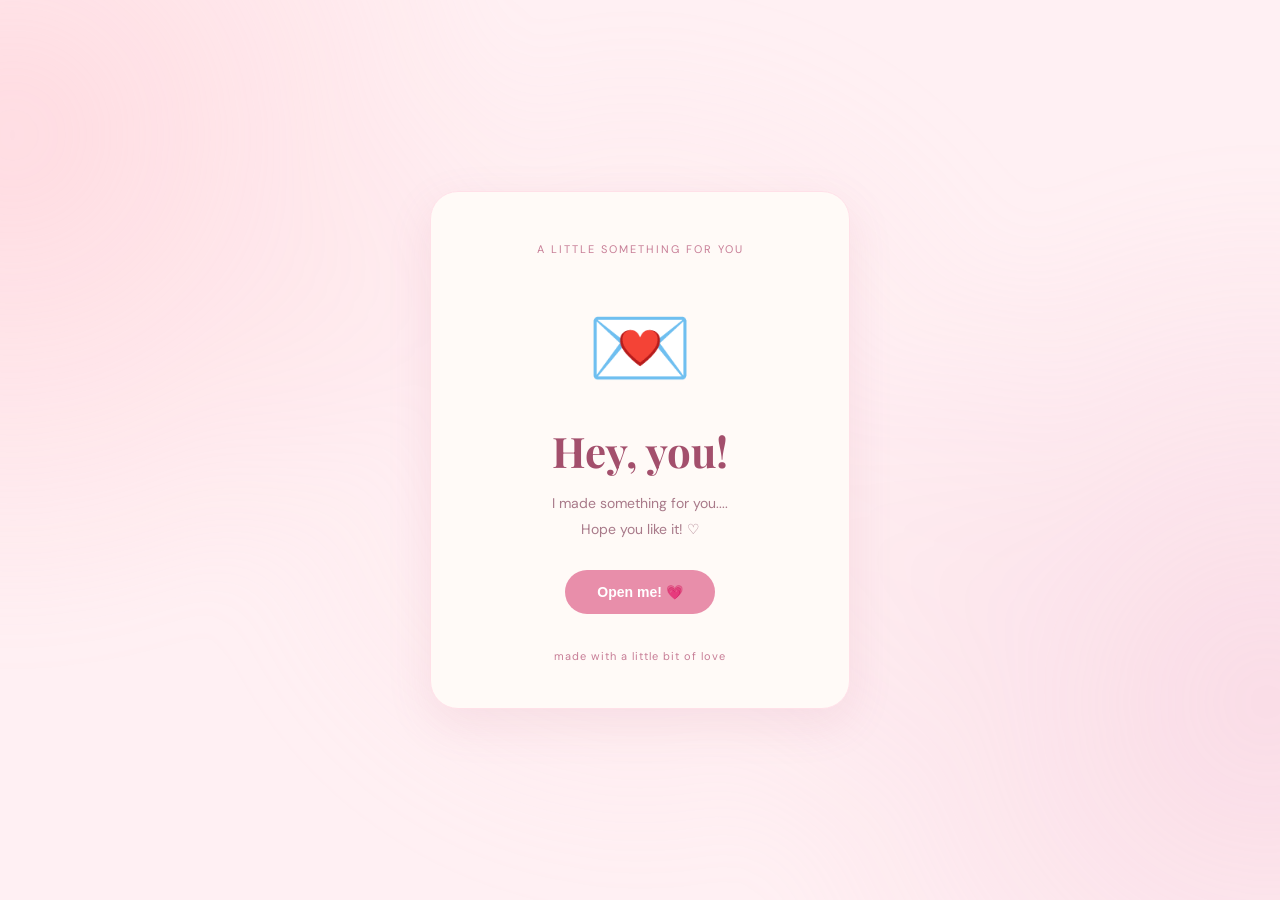
<file: index.html>
<!DOCTYPE html>
<html lang="id">
<head>
    <meta charset="UTF-8">
    <meta name="viewport" content="width=device-width, initial-scale=1.0">
    <title>A Little Journey To You 💗</title>

    <link rel="stylesheet" href="style.css">

    <link rel="preconnect" href="https://fonts.googleapis.com">
    <link rel="preconnect" href="https://fonts.gstatic.com" crossorigin>

     <link href="https://fonts.googleapis.com/css2?family=DM+Sans:wght@400;500;600;700&family=Playfair+Display:wght@500;600;700&display=swap" rel="stylesheet">
</head>
<body>

<div class="dreamy-atmosphere" id="dreamyAtmosphere">
    <div class="ambient-glow"></div>
</div>

    <main class="welcome-section" id="welcomeSection">

        <div class="welcome-content">

            <span class="top-caption">A LITTLE SOMETHING FOR YOU</span>

            <div class="envelope">
                💌
            </div>
            <h1>Hey, you!</h1>
            <p> I made something for you....
                <br>
                Hope you like it! ♡
            </p>

            <button type="button" id="openButton">
                Open me! 💗
            </button>

            <span class="bottom-caption">
                made with a little bit of love
            </span>
        </div>
    </main>

    <section class="next-section" id="nextSection">
        
<div class="next-content">

    <span class="top-caption">SEBENTAR, ADA CATATAN ♡</span>

    <div class="cute-icon">🐻💌</div>

    <h1>Eh, tunggu dulu!</h1>

    <p>
        Sebelum lanjut,
        <br>
        ada sesuatu yang mau aku kasih tahu...
    </p>

    <div class="little-note">
        Tenang, ini bukan sesuatu yang serem kok.
        <br>
        Kayaknya. Hehe! 🤭
    </div>

    <button type="button" id="continueButton">
        Lanjut dulu! ♡
    </button>

    <span class="bottom-caption">
        masih ada kejutan buat kamu ♡
    </span>

</div>

    </section>

   <section class="question-section" id="questionSection">

    <div class="question-content">

        <span class="top-caption">AKU MAU NANYA NIH ♡</span>

        <div class="cute-icon">🥺💗</div>

        <h1>Aku mau nanya sesuatu...</h1>

        <p>
            Kalau lagi ngobrol sama aku,
            <br>
            kamu biasanya...
        </p>

        <div class="choice-container">

            <button class="choice-button" type="button" id="choiceOne">
                Ikut ketawa meskipun aku garing 😭
            </button>

            <button class="choice-button" type="button" id="choiceTwo">
                Sebenernya pengen nabok trus kabur tapi kesian 🤣
            </button>

        </div>

        <div class="answer-message" id="answerMessage">
        </div>

        <span class="bottom-caption">
            jawab yang jujur yaaakk! ♡
        </span>

    </div>

</section>

<section class="memory-section" id="memorySection">

    <div class="memory-content">

        <span class="top-caption">SEDIKIT CERITA TENTANG KAMU ♡</span>

        <div class="cute-icon">📸💗</div>

        <h1>Hal-hal kecil tentang kamu...</h1>

        <p>
            Sebenernya ada banyak hal yang aku suka dari kamu.
            <br>
            Tapi aku kasih liat beberapa dulu deh hehe.
        </p>

        <div class="memory-grid">

            <div class="memory-card" data-message="Ini lucu sih, walaupun orangnya kadang ngeselin   😭💗">
                <img src="Images/Foto1.jpg" alt="Kenangan pertama">
                <div class="photo-caption">
                    <span>foto pertama ♡</span>
                    <small>coba klik aku!</small>
                </div>
            </div>

            <div class="memory-card" data-message="Gatau kenapa, aku suka aja liat foto ini. Jangan geer dulu ya WKWK 🤣">
                <img src="Images/Foto2.jpg" alt="Kenangan kedua">
                <div class="photo-caption">
                    <span>foto kedua ♡</span>
                    <small>ada pesannya nih!</small>
                </div>
            </div>

            <div class="memory-card" data-message="Salah satu hal yang bikin aku seneng adalah bisa kenal sama kamu. Serius dah 💗">
                <img src="Images/Foto3.jpg" alt="Kenangan ketiga">
                <div class="photo-caption">
                    <span>foto ketiga ♡</span>
                    <small>jangan lupa klik!</small>
                </div>
            </div>

        </div>

        <div class="memory-message" id="memoryMessage">
            Klik foto-fotonya dulu gihh 🤭
        </div>

        <button id="memoryContinue">
            Lanjut, masih ada lagi! 💗
        </button>

        <span class="bottom-caption">
            jangan senyum-senyum sendiri yaaa ♡
        </span>

    </div>

</section>

<section class="letter-section" id="letterSection">

    <div class="letter-content">

        <span class="top-caption">ADA SESUATU BUAT KAMU ♡</span>

        
<div class="letter-icon" id="letterIcon">

    <div class="envelope-art">

        <div class="envelope-back"></div>

        <div class="envelope-paper"></div>

        <div class="envelope-front"></div>

        <div class="envelope-flap"></div>

        <div class="envelope-seal">
            <span>♥</span>
        </div>

    </div>

</div>

        <h1>Eh, ada surat nih...</h1>

        <p>
            Ada satu hal lagi yang dari tadi
            <br>
            pengen aku sampein ke kamu.
        </p>

        <p>
            Tapi kayaknya lebih enak
            <br>
            kalau kmu baca sendiri deh 🤭
        </p>

        <button id="openLetterButton">
            Buka suratnya! 💗
        </button>

        <div class="letter-paper" id="letterPaper">

            <div class="letter-decoration">♡</div>

            <h2>Buat kamu...</h2>

            <p>
                Sebenernya aku bingung mau mulai dari mana WKWK.
                <br><br>

                Kamu tau sendiri kan, kita lebih sering becanda,
                saling ledek, bahkan kadang ngomong random
                gajelas.
                <br><br>

                Tapi di balik semua itu, aku seneng bgt bisa kenal
                sama kamu. Seneng bisa ngobrol sama kamu,
                bisa ketawa bareng, dan bisa punya banyak
                cerita kecil sama kamu.
                <br><br>

                Dan jujur aja, belakangan ini ada satu hal
                yang makin aku sadari...

                Mungkin, kamu jg mulai menyadarinya.
            </p>

            <div class="letter-sign">
                Dari seseorang yang sering main kerumah kamu ♡
            </div>

        </div>

        <button type="button" id="confessionRevealButton" class="confession-reveal-button">
            AKU UDAH BACA SURATNYA
        </button>

        <span class="bottom-caption">
            dibaca baik-baik yaaa 🤍
        </span>

    </div>

</section>

<section class="confession-section" id="confessionSection">

    <div class="confession-content">

        <span class="top-caption">ADA SATU HAL LAGI... ♡</span>

        <div class="confession-icon">💗</div>

        <h1>So, here's my question...</h1>

        <p class="confession-intro">
            Sebenernya dari tadi aku mau ngomong sesuatu,
            <br>
            tapi keknya sekarang waktu yang tepat deh hehe.
        </p>

        <div class="confession-letter">

            <span class="confession-heart">♡</span>

            <h2>Can I be someone special to you?</h2>

            <p>
                Aku nggak tahu harus ngomong gimana wkwk.
                <br><br>

                Tapi jujur, aku nyaman sama kamu.
                Aku suka setiap obrolan kita, candaan random kita,
                bahkan hal-hal kecil yang mungkin buat kamu biasa aja.
                <br><br>

                Makin ke sini, aku sadar kalau rasa senang
                setiap kali ngobrol sama kamu ternyata lebih dari sekadar
                senang punya teman cerita.
                <br><br>

                Jadi... aku mau tanya satu hal.

                <br><br>

                <strong>Kamu mau nggak kita coba jalanin sesuatu yang lebih dari ini atau bisa dibilang jadi pacar aku?</strong>
            </p>

        </div>

        <div class="confession-choices">

            <button type="button" id="yesButton">
                MAU DONGG! 
            </button>

            <button type="button" id="maybeButton">
                AKU PIKIR-PIKIR DULU DEH 
            </button>

        </div>

        <span class="bottom-caption">
            apapun jawabanmu, jawab dengan jujur yaa ♡
        </span>

    </div>

</section>

    <script src="script.js"></script>
</body>
</html>
</file>
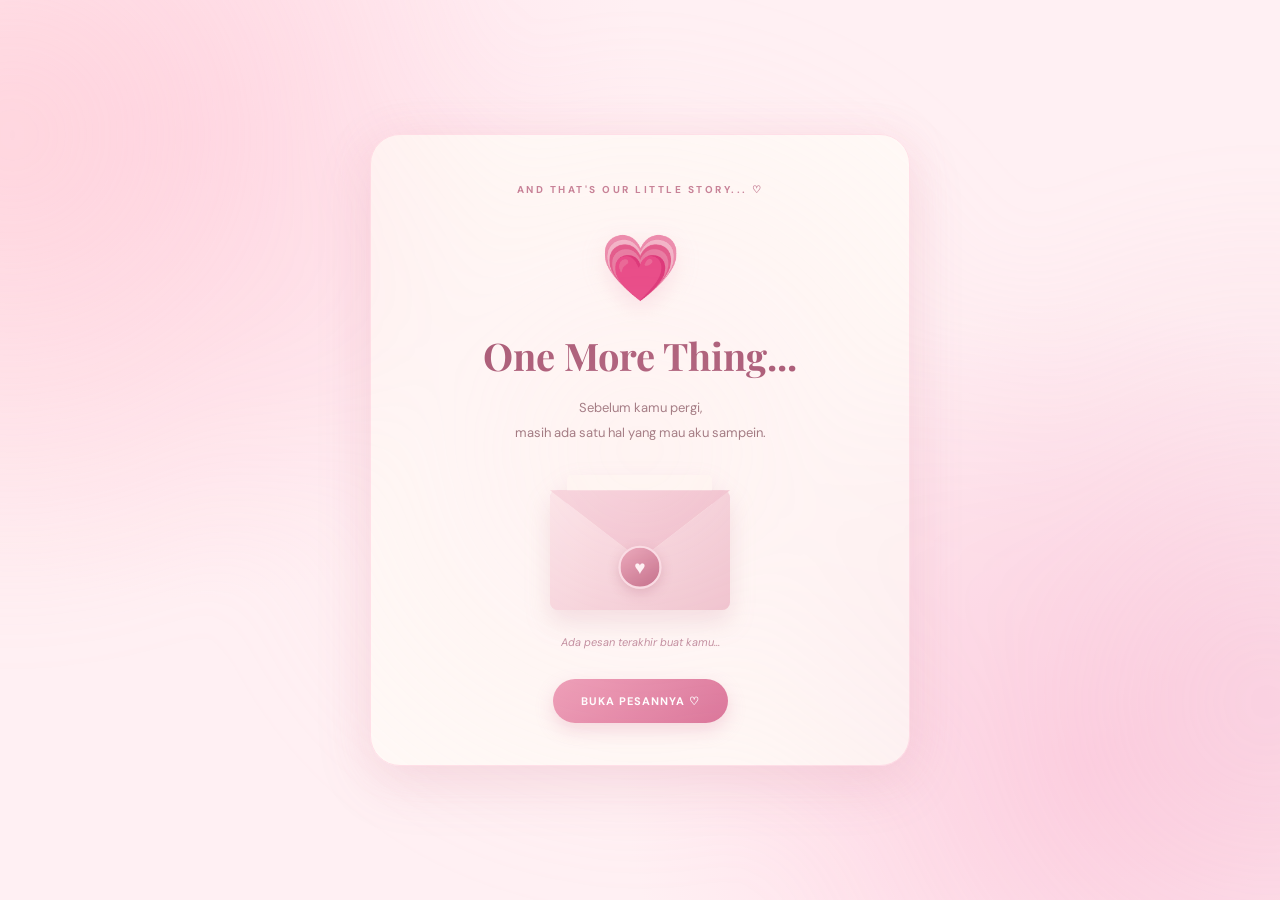
<file: ending.html>
<!DOCTYPE html>
<html lang="id">
<head>
    <meta charset="UTF-8">
    <meta name="viewport" content="width=device-width, initial-scale=1.0">

    <title>A New Beginning ♡</title>

    <!-- Google Fonts -->
    <link rel="preconnect" href="https://fonts.googleapis.com">
    <link rel="preconnect" href="https://fonts.gstatic.com" crossorigin>

    <link href="https://fonts.googleapis.com/css2?family=DM+Sans:wght@400;500;600;700&family=Playfair+Display:wght@400;500;600;700&display=swap" rel="stylesheet">

    <!-- CSS -->
    <link rel="stylesheet" href="ending.css">
</head>

<body>

    <!-- DREAMY ATMOSPHERE -->
    <div class="dreamy-atmosphere" id="dreamyAtmosphere">
        <div class="ambient-glow"></div>
    </div>

    <main class="ending-section">

        <div class="ending-content">

            <span class="ending-subtitle">
                AND THAT'S OUR LITTLE STORY... ♡
            </span>

            <div class="ending-icon">
                💗
            </div>

            <h1>One More Thing...</h1>

            <p class="ending-intro">
                Sebelum kamu pergi,
                <br>
                masih ada satu hal yang mau aku sampein.
            </p>

            <div class="ending-envelope" id="endingEnvelope">

                <div class="envelope-back"></div>

                <div class="envelope-paper">
                    <span>♡</span>
                </div>

                <div class="envelope-front"></div>

                <div class="envelope-flap"></div>

                <div class="envelope-seal">
                    ♥
                </div>

            </div>

            <p class="envelope-hint">
                Ada pesan terakhir buat kamu...
            </p>

            <button type="button" id="openEndingLetter">
                BUKA PESANNYA ♡
            </button>

            <div class="ending-letter" id="endingLetter">

                <span class="letter-heart">♡</span>

                <h2>Dear You...</h2>

                <p>
                    WKWKWK, akhirnya kamu sampai juga di halaman terakhir ini.

                    <br><br>

                    Aku cuma mau bilang, makasih ya udah mau jadi bagian
                    dari cerita kecil ini.

                    <br><br>

                    Mungkin website ini sederhana, tapi setiap bagian
                    di dalamnya aku buat dengan sungguh-sungguh.

                    <br><br>

                    Aku ga janji semuanya bakal selalu sempurna.
                    Tapi aku harap kita bisa terus saling mengenal,
                    saling memahami, dan bikin lebih banyak cerita
                    bersama.

                    <br><br>

                    Jadi, jgn anggap ini sebagai akhir yaa...

                    <br><br>

                    Krna semoga, ini justru jadi awal dari banyak
                    hal menyenangkan yang bakal kita lewati bareng.

                </p>

                <div class="letter-sign">
                    With love, always. ♡
                </div>

            </div>

            <div class="ending-footer" id="endingFooter">

                <h2>This is just the beginning.</h2>

                <p>
                    Here's to more laughs, more memories,
                    <br>
                    and more little moments with you. 💗
                </p>

                <span>THE END... OR MAYBE NOT? ♡</span>

            </div>

        </div>

    </main>

    <script src="ending.js"></script>
</body>
</html>
</file>
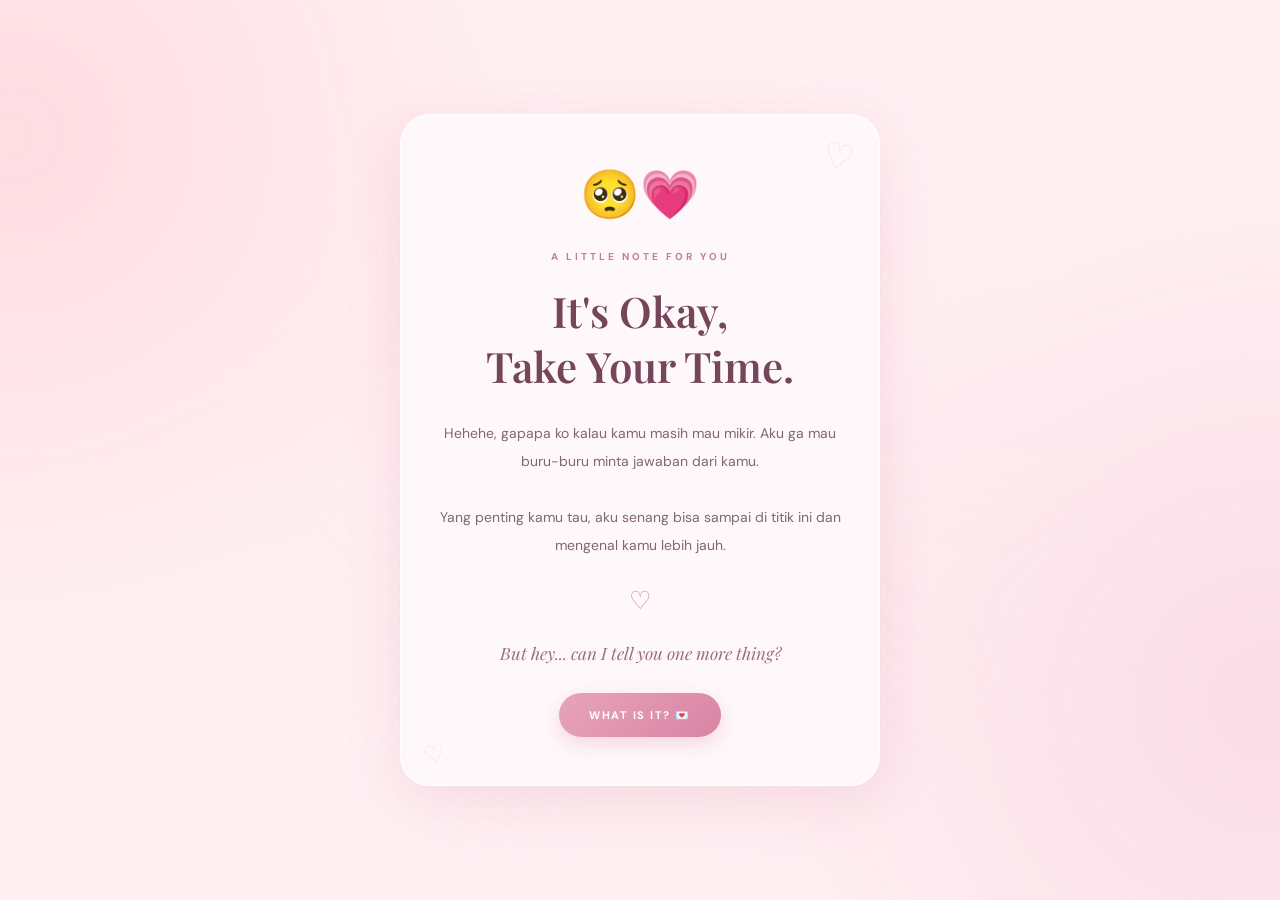
<file: maybe.html>
<!DOCTYPE html>
<html lang="id">
<head>
    <meta charset="UTF-8">
    <meta name="viewport" content="width=device-width, initial-scale=1.0">

    <title>It's Okay, Take Your Time 💗</title>

    <link rel="stylesheet" href="style.css">
    <link rel="stylesheet" href="maybe.css">

    <link rel="preconnect" href="https://fonts.googleapis.com">
    <link rel="preconnect" href="https://fonts.gstatic.com" crossorigin>
    <link href="https://fonts.googleapis.com/css2?family=DM+Sans:wght@400;500;600;700&family=Playfair+Display:wght@500;600;700&display=swap" rel="stylesheet">
</head>

<body>

    <div class="dreamy-atmosphere" id="dreamyAtmosphere">
        <div class="ambient-glow"></div>
    </div>

    <main class="maybe-section">

        <div class="maybe-content">

            <span class="maybe-emoji">🥺💗</span>

            <p class="maybe-label">A LITTLE NOTE FOR YOU</p>

            <h1>
                It's Okay,<br>
                Take Your Time.
            </h1>

            <p class="maybe-description">
                Hehehe, gapapa ko kalau kamu masih mau mikir.
                Aku ga mau buru-buru minta jawaban dari kamu.
                <br><br>
                Yang penting kamu tau, aku senang bisa sampai
                di titik ini dan mengenal kamu lebih jauh.
            </p>

            <div class="maybe-divider">♡</div>

            <p class="maybe-question">
                But hey... can I tell you one more thing?
            </p>

            <button class="maybe-button" id="openNote">
                WHAT IS IT? 💌
            </button>

        </div>

    </main>

    <!-- SECRET NOTE POPUP -->
            <div class="note-overlay" id="noteOverlay">

                <div class="note-card">

                <button class="note-close" id="closeNote">×</button>

                <span class="note-emoji">💌</span>

                <p class="note-label">A LITTLE SECRET NOTE</p>

                <h2>One More Thing...</h2>

                <p class="note-message">
                    Sebenernya, ada satu hal yang pengen aku bilang.

                <br><br>

                    Aku nggak tahu perjalanan kita ke depannya
                    bakal seperti apa, tapi aku berharap kita
                    bisa terus saling mengenal dan menciptakan
                    lebih banyak cerita bersama.

                <br><br>

                    Whatever your answer is, I'm glad I met you. ♡
                </p>

                <button class="note-continue" id="continueEnding">
                    ONE LAST THING → 
                </button>

             </div>

            </div>

    <script src="maybe.js"></script>

</body>
</html>
</file>
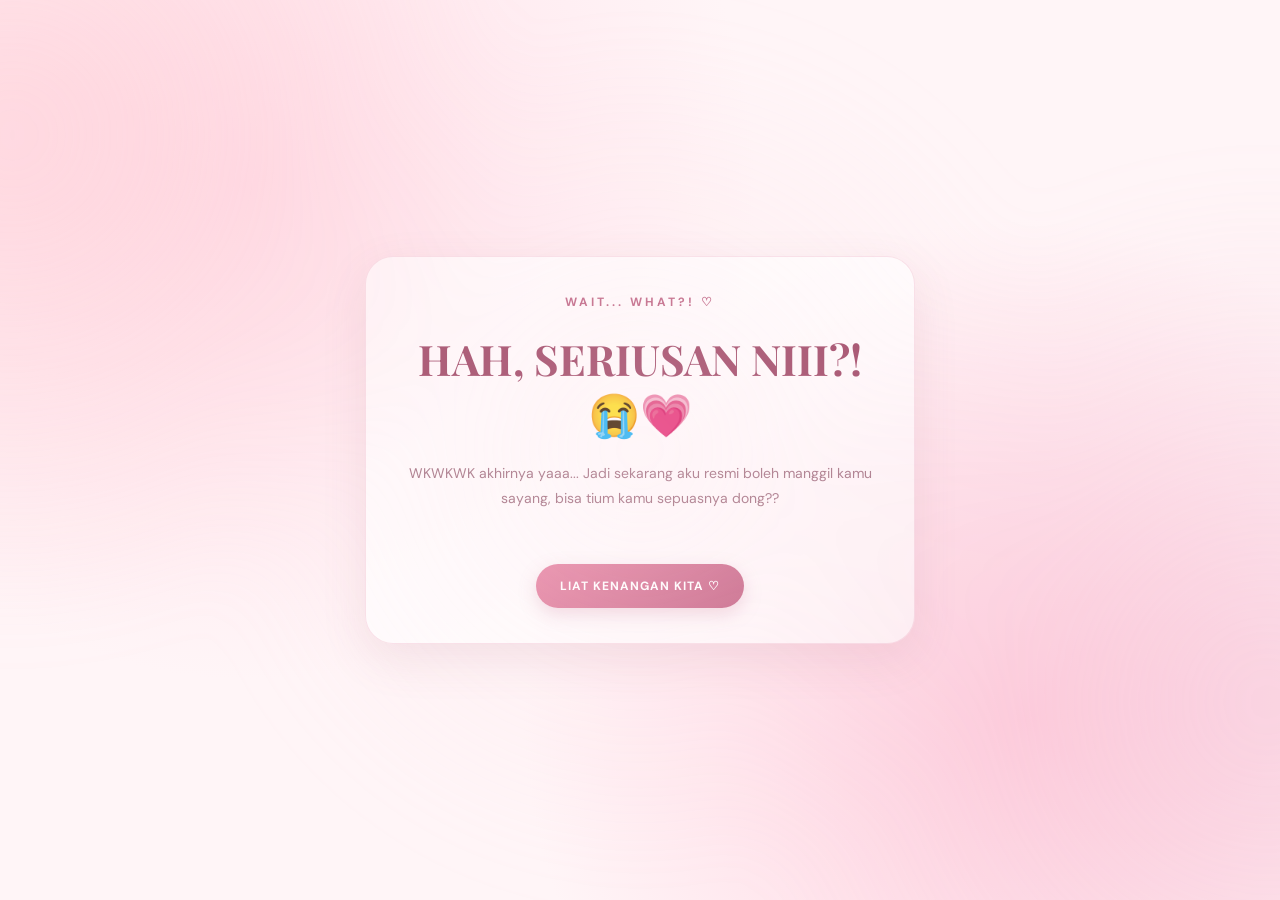
<file: yes.html>
<!DOCTYPE html>
<html lang="id">
<head>
    <meta charset="UTF-8">
    <meta name="viewport" content="width=device-width, initial-scale=1.0">

    <title>YAYYY! 💗</title>

    <!-- Google Fonts -->
    <link rel="preconnect" href="https://fonts.googleapis.com">
    <link rel="preconnect" href="https://fonts.gstatic.com" crossorigin>

    <link href="https://fonts.googleapis.com/css2?family=DM+Sans:wght@400;500;600;700&family=Playfair+Display:wght@400;500;600;700&display=swap" rel="stylesheet">

    <!-- CSS -->
    <link rel="stylesheet" href="style.css">
    <link rel="stylesheet" href="yes.css">
</head>

<body>

    <div class="dreamy-atmosphere" id="dreamyAtmosphere">
        <div class="ambient-glow"></div>
    </div>

    <main class="yes-section">

        <div class="yes-content">
            <p class="yes-subtitle">WAIT... WHAT?! ♡</p>

            <h1>HAH, SERIUSAN NIII?! 😭💗</h1>

            <p>
                WKWKWK akhirnya yaaa...
                Jadi sekarang aku resmi boleh manggil kamu sayang, bisa tium kamu sepuasnya dong??
            </p>

            <button id="openScrapbook">
                LIAT KENANGAN KITA ♡
            </button>

        </div>

        <div class="scrapbook-overlay" id="scrapbookOverlay">

            <div class="scrapbook-card">

                <button class="scrapbook-close" id="closeScrapbook">
                    ×
                </button>

                <p class="scrapbook-label">A LITTLE MEMORY ♡</p>

                <div class="scrapbook-photo">

                    <img id="scrapbookImage"
                         src="Images/Foto1.jpg"
                         alt="Our memory">

                    <video 
                        id="scrapbookVideo"
                        playsinline
                        preload="metadata"
                        controls
                        style="display: none;"
                    >
                        <source src="" type="video/mp4">
                    </video>

                    <button id="playMemoryVideo" type="button" aria-label="Play memory video">
                        ▶
                    </button>

                </div>

                <h2 id="scrapbookTitle">
                    A little moment with you
                </h2>

                <p id="scrapbookMessage">
                    One of my favorite little memories. 💗
                </p>

                <div class="scrapbook-navigation">

                    <span id="scrapbookCounter">01 / 10</span>

                    <div class="scrapbook-buttons">
                        <button id="prevScrapbook">
                            ← BACK
                        </button>

                        <button id="nextScrapbook">
                            NEXT →
                        </button>
                    </div>

                </div>

            </div>

        </div>

    </main>

    <script src="yes.js"></script>
</body>
</html>
</file>
<file: style.css>
* {
    margin: 0;
    padding: 0;
    box-sizing: border-box;
}

body {
    font-family: 'DM Sans', sans-serif;
    background: #fff0f3;
    color: #a34f6c;
    min-height: 100vh;
    overflow-x: hidden;
}

.welcome-section {
    min-height: 100vh;
    display: flex;
    justify-content: center;
    align-items: center;
    padding: 24px;
    text-align: center;
    transition: opacity 0.6s ease, transform 0.6s ease;
}

.welcome-content {
    width: 100%;
    max-width: 420px;
    padding: 45px 25px;
    background: #fffaf7;
    border: 1px solid #ffe0e8;
    border-radius: 28px;
    box-shadow: 0 15px 45px rgba(190, 100, 130, 0.12);
}

.top-caption,
.bottom-caption {
    font-size: 11px;
    letter-spacing: 2px;
    color: #c77d96;
}

.envelope {
    font-size: 85px;
    margin: 35px 0 20px;
    animation: floating 2s ease-in-out infinite;
}

h1 {
    font-family: 'Playfair Display', serif;
    font-size: 42px;
    margin-bottom: 12px;
}

p {
    font-size: 14px;
    line-height: 1.8;
    color: #a87989;
    margin-bottom: 28px;
}

button {
    border: none;
    background: #e88eaa;
    color: white;
    padding: 14px 32px;
    border-radius: 50px;
    font-size: 14px;
    font-weight: 600;
    cursor: pointer;
    transition: 0.3s;
}

button:hover {
    background: #d87597;
    transform: translateY(-3px);
}

.bottom-caption {
    display: block;
    margin-top: 35px;
    letter-spacing: 1px;
}

.next-section {
    position: fixed;
    inset: 0;
    min-height: 100vh;
    display: flex;
    justify-content: center;
    align-items: center;
    padding: 24px;
    background: #fff0f3;
    text-align: center;
    opacity: 0;
    visibility: hidden;
    transform: translateY(25px);
    transition: opacity 0.7s ease, transform 0.7s ease, visibility 0.7s ease;
    overflow-y: auto;
    -webkit-overflow-scrolling: touch;
}

.next-section.is-visible {
    opacity: 1;
    visibility: visible;
    transform: translateY(0);
}

.next-content {
    width: 100%;
    max-width: 420px;
    padding: 45px 25px;
    background: #fffaf7;
    border: 1px solid #ffe0e8;
    border-radius: 28px;
    box-shadow: 0 15px 45px rgba(190, 100, 130, 0.12);
}

.cute-icon {
    font-size: 75px;
    margin: 35px 0 20px;
    animation: floating 2s ease-in-out infinite;
}

.little-note {
    background: #fff0f3;
    border-radius: 16px;
    padding: 16px;
    margin-top: 25px;
    font-size: 13px;
    line-height: 1.8;
    color: #a87989;
}

.welcome-section.is-leaving {
    opacity: 0;
    transform: translateY(-20px);
    pointer-events: none;
}

.question-section {
    position: fixed;
    inset: 0;
    min-height: 100vh;
    display: flex;
    justify-content: center;
    align-items: center;
    padding: 24px;
    background: #fff0f3;
    text-align: center;
    opacity: 0;
    visibility: hidden;
    transform: translateY(25px);
    transition: opacity 0.7s ease, transform 0.7s ease, visibility 0.7s ease;
    overflow-y: auto;
    -webkit-overflow-scrolling: touch;
}

.question-section.is-visible {
    opacity: 1;
    visibility: visible;
    transform: translateY(0);
}

.question-content {
    width: 100%;
    max-width: 460px;
    padding: 40px 25px;
    background: #fffaf7;
    border: 1px solid #ffe0e8;
    border-radius: 28px;
    box-shadow: 0 15px 45px rgba(190, 100, 130, 0.12);
}

.choice-container {
    display: flex;
    flex-direction: column;
    gap: 12px;
    margin-top: 25px;
}

.choice-button {
    width: 100%;
    padding: 16px;
    background: #fff0f3;
    border: 1px solid #ffd9e4;
    border-radius: 16px;
    color: #a34f6c;
    font-family: 'DM Sans', sans-serif;
    font-size: 13px;
    line-height: 1.6;
    transition: 0.3s;
}

.choice-button:hover {
    background: #ffe1e9;
    transform: translateY(-3px);
}

.answer-message {
    display: none;
    margin-top: 22px;
    padding: 16px;
    background: #fff0f3;
    border-radius: 16px;
    color: #a34f6c;
    font-size: 13px;
    line-height: 1.8;
    animation: fadeIn 0.5s ease;
}

.answer-message.show {
    display: block;
}

.memory-section {
    position: fixed;
    inset: 0;
    min-height: 100vh;

    display: flex;
    justify-content: center;
    align-items: center;

    padding: 30px 20px;
    overflow-y: auto;

    background: #fff0f3;
    text-align: center;

    opacity: 0;
    visibility: hidden;
    transform: translateY(25px);

    transition:
        opacity 0.7s ease,
        transform 0.7s ease,
        visibility 0.7s ease;
    overflow-y: auto;
    -webkit-overflow-scrolling: touch;
}

.memory-section.is-visible {
    opacity: 1;
    visibility: visible;
    transform: translateY(0);
}

.memory-section.is-leaving {
    opacity: 0;
    transform: translateY(-20px);
    pointer-events: none;
}

.question-section.is-leaving {
    opacity: 0;
    transform: translateY(-20px);
    pointer-events: none;
}

.memory-content {
    width: 100%;
    max-width: 650px;

    padding: 40px 25px;
    margin: auto;

    background: #fffaf7;
    border: 1px solid #ffe0e8;
    border-radius: 28px;

    box-shadow: 0 15px 45px rgba(190, 100, 130, 0.12);
}

.memory-grid {
    display: grid;
    grid-template-columns: repeat(3, 1fr);
    gap: 15px;
    margin: 30px 0 20px;
}

.memory-card {
    padding: 9px 9px 14px;
    background: white;
    border-radius: 5px;

    box-shadow: 0 5px 18px rgba(190, 100, 130, 0.13);

    cursor: pointer;
    transition: 0.35s ease;
}

.memory-card:nth-child(1) {
    transform: rotate(-4deg);
}

.memory-card:nth-child(2) {
    transform: rotate(3deg);
}

.memory-card:nth-child(3) {
    transform: rotate(-2deg);
}

.memory-card:hover {
    transform: translateY(-8px) rotate(0deg) scale(1.04);
    box-shadow: 0 12px 25px rgba(190, 100, 130, 0.2);
}

.memory-card img {
    display: block;
    width: 100%;
    aspect-ratio: 3 / 4;
    object-fit: cover;
    border-radius: 3px;
}

.photo-caption {
    padding-top: 10px;
    display: flex;
    flex-direction: column;
    gap: 5px;
    color: #a34f6c;
}

.photo-caption span {
    font-family: 'Playfair Display', serif;
    font-size: 13px;
}

.photo-caption small {
    font-size: 10px;
    color: #c77d96;
}

.memory-message {
    background: #fff0f3;
    padding: 17px;
    border-radius: 16px;

    font-size: 13px;
    line-height: 1.8;
    color: #a34f6c;

    margin: 20px 0;

    transition: 0.3s;
}

#memoryContinue {
    margin-top: 5px;
}

.letter-section {
    position: fixed;
    inset: 0;
    min-height: 100vh;

    display: flex;
    justify-content: center;
    align-items: center;

    padding: 25px 20px;
    overflow-y: auto;

    background: #fff0f3;
    text-align: center;

    opacity: 0;
    visibility: hidden;
    transform: translateY(25px);

    transition:
        opacity 0.7s ease,
        transform 0.7s ease,
        visibility 0.7s ease;
    overflow-y: auto;
    -webkit-overflow-scrolling: touch;
}

.letter-section.is-visible {
    opacity: 1;
    visibility: visible;
    transform: translateY(0);
}

.letter-content {
    width: 100%;
    max-width: 520px;

    margin: auto;
    padding: 40px 28px;

    background: #fffaf7;
    border: 1px solid #ffe0e8;
    border-radius: 28px;

    box-shadow: 0 15px 45px rgba(190, 100, 130, 0.12);
}

.letter-icon {
    width: 180px;
    height: 135px;

    margin: 35px auto 25px;

    display: flex;
    justify-content: center;
    align-items: center;

    cursor: pointer;

    animation: floating 3s ease-in-out infinite;
    transition: transform 0.4s ease;
}

.letter-icon.opened {
    transform: scale(1.2) rotate(-10deg);
}

.letter-paper {
    display: none;

    margin-top: 30px;
    padding: 28px 22px;

    background: #fff4e9;
    border: 1px solid #f5dfcf;
    border-radius: 12px;

    text-align: left;
    color: #946b72;

    animation: fadeIn 0.8s ease;
}

.letter-paper.show {
    display: block;
}

.letter-paper h2 {
    font-family: 'Playfair Display', serif;
    font-size: 25px;
    color: #a34f6c;
    margin-bottom: 20px;
}

.letter-paper p {
    font-size: 13px;
    line-height: 2;
    color: #946b72;
}

.letter-decoration {
    text-align: right;
    color: #e88eaa;
    font-size: 25px;
}

.letter-sign {
    margin-top: 25px;
    padding-top: 15px;
    border-top: 1px dashed #e8b8c5;

    font-family: 'Playfair Display', serif;
    font-style: italic;
    font-size: 13px;
    color: #b85c7a;
    text-align: right;
}

.envelope-art {
    position: relative;

    width: 150px;
    height: 100px;

    filter: drop-shadow(0 12px 12px rgba(190, 100, 130, 0.18));

    transition: transform 0.5s ease;
}

.letter-icon:hover .envelope-art {
    transform: translateY(-6px) scale(1.04);
}

.envelope-back {
    position: absolute;
    inset: 0;

    background: #f6d9df;
    border-radius: 8px;

    z-index: 1;
}

.envelope-paper {
    position: absolute;

    width: 120px;
    height: 85px;

    background: #fffaf4;

    left: 15px;
    top: -12px;

    border-radius: 5px;

    z-index: 2;

    transition: transform 0.7s ease;
}

.envelope-front {
    position: absolute;
    inset: 0;

    background: linear-gradient(
        135deg,
        #fce6e9,
        #efc1cc
    );

    clip-path: polygon(
        0 0,
        50% 58%,
        100% 0,
        100% 100%,
        0 100%
    );

    border-radius: 8px;

    z-index: 3;
}

.envelope-flap {
    position: absolute;

    inset: 0;

    background: linear-gradient(
        145deg,
        #f7d4dc,
        #eab1c1
    );

    clip-path: polygon(
        0 0,
        100% 0,
        50% 58%
    );

    transform-origin: top center;

    transition: transform 0.7s ease;

    z-index: 5;
}

.envelope-seal {
    position: absolute;

    width: 43px;
    height: 43px;

    background: linear-gradient(
        145deg,
        #e9a1b4,
        #bd617f
    );

    border: 2px solid #f9dce4;

    border-radius: 50%;

    display: flex;
    justify-content: center;
    align-items: center;

    left: 50%;
    top: 50%;

    transform: translate(-50%, -10%);

    color: #fff4f6;
    font-size: 19px;

    box-shadow: 0 4px 12px rgba(160, 70, 100, 0.25);

    z-index: 6;

    transition: opacity 0.4s ease;
}

.letter-icon.opened .envelope-flap {
    transform: rotateX(180deg);
    z-index: 1;
}

.letter-icon.opened .envelope-paper {
    transform: translateY(-45px);
}

.flap-heart {
    position: absolute;

    width: 43px;
    height: 43px;

    left: 50%;
    top: 58%;

    transform: translate(-50%, -50%);

    display: flex;
    justify-content: center;
    align-items: center;

    background: linear-gradient(
        145deg,
        #e9a1b4,
        #bd617f
    );

    border: 2px solid #f9dce4;
    border-radius: 50%;

    color: #fff4f6;
    font-size: 19px;

    box-shadow: 0 4px 12px rgba(160, 70, 100, 0.25);

    z-index: 2;
}

.letter-icon.opened .envelope-seal {
    opacity: 0;
}

button {
    -webkit-tap-highlight-color: transparent;
    touch-action: manipulation;
}

button:active {
    transform: scale(0.97);
}

.memory-card {
    -webkit-tap-highlight-color: transparent;
    touch-action: manipulation;
}

.next-section.is-leaving,
.letter-section.is-leaving {
    opacity: 0;
    transform: translateY(-20px);
    pointer-events: none;
}

.dreamy-atmosphere {
    position: fixed;
    inset: 0;
    width: 100%;
    height: 100%;
    overflow: hidden;
    pointer-events: none;
    z-index: 10;

    --dream-intensity: 0.35;
}

.ambient-glow {
    position: absolute;
    inset: -20%;

    background:
        radial-gradient(
            circle at 15% 25%,
            rgba(255, 182, 193, 0.35),
            transparent 28%
        ),
        radial-gradient(
            circle at 85% 70%,
            rgba(238, 174, 202, 0.3),
            transparent 30%
        ),
        radial-gradient(
            circle at 50% 50%,
            rgba(255, 220, 230, 0.2),
            transparent 40%
        );

    filter: blur(35px);

    animation: glowDrift 12s ease-in-out infinite alternate;
}

.dream-particle {
    position: absolute;
    top: -40px;
    left: 0;

    display: block;

    opacity: 0;
    user-select: none;

    animation: dreamFall linear forwards;
    will-change: transform, opacity;
}

.dream-heart {
    color: #e88eaa;
    text-shadow: 0 0 12px rgba(232, 142, 170, 0.35);
}

.dream-petal {
    color: #d99bad;
    text-shadow: 0 0 10px rgba(217, 155, 173, 0.3);
}

.welcome-content,
.next-content,
.question-content,
.memory-content,
.letter-content {
    position: relative;
    z-index: 11;
}

.confession-section {
    position: fixed;
    inset: 0;
    min-height: 100vh;

    display: flex;
    justify-content: center;
    align-items: center;

    padding: 30px 20px;
    overflow-y: auto;

    background:
        radial-gradient(circle at 15% 15%, #ffe0eb 0%, transparent 35%),
        radial-gradient(circle at 85% 85%, #ffd5e4 0%, transparent 35%),
        #fff0f3;

    text-align: center;

    opacity: 0;
    visibility: hidden;
    transform: translateY(25px);

    transition:
        opacity 0.7s ease,
        transform 0.7s ease,
        visibility 0.7s ease;

    -webkit-overflow-scrolling: touch;
}

.confession-section.is-visible {
    opacity: 1;
    visibility: visible;
    transform: translateY(0);
}

.confession-section.is-leaving {
    opacity: 0;
    transform: translateY(-20px);
    pointer-events: none;
}

/* CONFESSION CONTENT */
.confession-content {
    position: relative;
    z-index: 11;

    width: 100%;
    max-width: 540px;

    margin: auto;
    padding: 42px 25px;

    background: rgba(255, 250, 247, 0.96);
    border: 1px solid #ffe0e8;
    border-radius: 30px;

    box-shadow:
        0 18px 55px rgba(190, 100, 130, 0.15),
        0 0 35px rgba(255, 210, 225, 0.25);
}

/* TOP CAPTION */
.confession-content .top-caption {
    display: inline-block;
    font-size: 11px;
    letter-spacing: 3px;
    color: #c47b91;
    font-weight: 600;
}

/* FLOATING HEART */
.confession-icon {
    font-size: 75px;
    margin: 25px 0;

    animation: floating 2s ease-in-out infinite;
    filter: drop-shadow(0 5px 12px rgba(232, 142, 170, 0.35));
}

/* HEADING */
.confession-content h1 {
    font-family: 'Playfair Display', serif;
    font-size: 35px;
    color: #a34f6c;
    margin-bottom: 15px;
}

/* INTRO */
.confession-intro {
    font-size: 14px;
    line-height: 1.9;
    color: #946b72;
    margin-bottom: 25px;
}

/* CONFESSION LETTER */
.confession-letter {
    position: relative;

    padding: 30px 22px;
    margin: 25px 0;

    background:
        linear-gradient(145deg, #fff0f4, #fff9f2);

    border: 1px solid #f8d6df;
    border-radius: 22px;

    box-shadow: 0 8px 25px rgba(190, 100, 130, 0.09);
}

.confession-heart {
    display: block;
    font-size: 30px;
    color: #e88eaa;
    margin-bottom: 15px;
}

.confession-letter h2 {
    font-family: 'Playfair Display', serif;
    font-size: 24px;
    line-height: 1.5;
    color: #a34f6c;
    margin-bottom: 20px;
}

.confession-letter p {
    font-size: 13px;
    line-height: 2;
    color: #946b72;
    margin-bottom: 0;
}

.confession-letter strong {
    display: inline-block;
    color: #b85c7a;
    font-weight: 700;
    margin-top: 5px;
}

/* ANSWER BUTTONS */
.confession-choices {
    display: flex;
    flex-direction: column;
    gap: 13px;
    margin-top: 28px;
}

.confession-choices button {
    width: 100%;
    padding: 16px;
    border-radius: 16px;
    font-family: 'DM Sans', sans-serif;
    font-weight: 700;
    letter-spacing: 0.5px;
    cursor: pointer;
    transition:
        transform 0.25s ease,
        box-shadow 0.25s ease,
        background 0.25s ease;
}

/* YES BUTTON */
#yesButton {
    background: linear-gradient(135deg, #ed9ab4, #d96f95);
    color: white;

    box-shadow: 0 7px 18px rgba(217, 111, 149, 0.25);
}

#yesButton:hover {
    transform: translateY(-3px);
    box-shadow: 0 11px 24px rgba(217, 111, 149, 0.35);
}

#yesButton:active {
    transform: scale(0.97);
}

/* MAYBE BUTTON */
#maybeButton {
    background: #fff0f3;
    color: #a34f6c;
    border: 1px solid #f5cbd7;
}

#maybeButton:hover {
    background: #ffe1e9;
    transform: translateY(-2px);
}

#maybeButton:active {
    transform: scale(0.97);
}

/* BOTTOM CAPTION */
.confession-section .bottom-caption {
    display: block;
    margin-top: 30px;
    font-size: 12px;
    color: #bd8799;
    font-style: italic;
}

/* ENTRANCE ANIMATION */
.confession-section.is-visible .confession-content > * {
    animation: confessionEntrance 0.8s ease both;
}

.confession-section.is-visible .confession-content > *:nth-child(1) {
    animation-delay: 0.15s;
}

.confession-section.is-visible .confession-content > *:nth-child(2) {
    animation-delay: 0.3s;
}

.confession-section.is-visible .confession-content > *:nth-child(3) {
    animation-delay: 0.45s;
}

.confession-section.is-visible .confession-content > *:nth-child(4) {
    animation-delay: 0.6s;
}

.confession-section.is-visible .confession-content > *:nth-child(5) {
    animation-delay: 0.75s;
}

.confession-section.is-visible .confession-content > *:nth-child(6) {
    animation-delay: 0.9s;
}

.confession-section.is-visible .confession-content > *:nth-child(7) {
    animation-delay: 1.05s;
}

@keyframes confessionEntrance {
    from {
        opacity: 0;
        transform: translateY(18px);
    }

    to {
        opacity: 1;
        transform: translateY(0);
    }
}

/* REVEAL BUTTON */
.confession-reveal-button {
    display: none;
    width: 100%;
    margin-top: 25px;

    opacity: 0;
    animation: confessionReveal 0.9s ease forwards;
}

@keyframes confessionReveal {
    from {
        opacity: 0;
        transform: translateY(12px);
    }

    to {
        opacity: 1;
        transform: translateY(0);
    }
}

@media (max-width: 480px) {
    .confession-content {
        padding: 35px 20px;
        border-radius: 25px;
    }

    .confession-icon {
        font-size: 65px;
    }

    .confession-content h1 {
        font-size: 30px;
    }

    .confession-intro {
        font-size: 13px;
    }

    .confession-letter {
        padding: 24px 18px;
    }

    .confession-letter h2 {
        font-size: 21px;
    }

    .confession-letter p {
        font-size: 12px;
        line-height: 1.9;
    }

    .confession-choices button {
        padding: 15px 12px;
        font-size: 12px;
    }
}

@keyframes dreamFall {
    0% {
        opacity: 0;
        transform: translate3d(0, -20px, 0) rotate(0deg);
    }

    10% {
        opacity: var(--dream-intensity);
    }

    85% {
        opacity: var(--dream-intensity);
    }

    100% {
        opacity: 0;
        transform: translate3d(35px, 105vh, 0) rotate(180deg);
    }
}

@keyframes glowDrift {
    from {
        transform: translate3d(-2%, -1%, 0) scale(1);
    }

    to {
        transform: translate3d(2%, 2%, 0) scale(1.08);
    }
}

@media (max-width: 480px) {

    .ambient-glow {
        filter: blur(25px);
    }

}

@media (prefers-reduced-motion: reduce) {

    .ambient-glow {
        animation: none;
    }

    .dream-particle {
        display: none;
    }

}

@media (max-width: 480px) {

    .letter-icon {
        margin: 25px auto;
    }

    .letter-content {
        padding: 32px 20px;
    }

    .letter-paper {
        padding: 22px 17px;
    }

    .memory-content {
        padding: 35px 15px;
    }

    .memory-grid {
        gap: 10px;
    }

    .memory-card {
        padding: 6px 6px 10px;
    }

    .photo-caption span {
        font-size: 11px;
    }

    .photo-caption small {
        font-size: 9px;
    }

    .question-content {
        padding: 35px 20px;
    }

    .question-content h1 {
        font-size: 32px;
    }

}

@keyframes fadeIn {
    from {
        opacity: 0;
        transform: translateY(10px);
    }

    to {
        opacity: 1;
        transform: translateY(0);
    }
}

#continueButton {
    margin-top: 22px;
}

@media (max-width: 480px) {
    .question-content {
        padding: 35px 20px;
    }

    .question-content h1 {
        font-size: 32px;
    }
}

@keyframes floating {
    0%, 100% {
        transform: translateY(0);
    }

    50% {
        transform: translateY(-12px);
    }
}
</file>
<file: ending.css>
/* ==============================
   BASE
============================== */

* {
    margin: 0;
    padding: 0;
    box-sizing: border-box;
}

body {
    font-family: 'DM Sans', sans-serif;
    background: #fff0f3;
    color: #a34f6c;
    min-height: 100vh;
    overflow-x: hidden;
}

/* ==============================
   DREAMY ATMOSPHERE
============================== */

.dreamy-atmosphere {
    position: fixed;
    inset: 0;
    width: 100%;
    height: 100%;
    overflow: hidden;
    pointer-events: none;
    z-index: 9999;
    --dream-intensity: 0.75;
}

.ambient-glow {
    position: absolute;
    inset: -20%;
    background:
        radial-gradient(
            circle at 15% 25%,
            rgba(255, 182, 193, 0.35),
            transparent 28%
        ),
        radial-gradient(
            circle at 85% 70%,
            rgba(238, 174, 202, 0.3),
            transparent 30%
        ),
        radial-gradient(
            circle at 50% 50%,
            rgba(255, 220, 230, 0.2),
            transparent 40%
        );

    filter: blur(35px);
    animation: glowDrift 12s ease-in-out infinite alternate;
}

.dream-particle {
    position: absolute;
    top: -40px;
    left: 0;
    display: block;
    opacity: 0;
    user-select: none;
    animation: dreamFall linear forwards;
    will-change: transform, opacity;
}

.dream-heart {
    color: #e88eaa;
    text-shadow: 0 0 12px rgba(232, 142, 170, 0.35);
}

.dream-petal {
    color: #d99bad;
    text-shadow: 0 0 10px rgba(217, 155, 173, 0.3);
}

@keyframes dreamFall {
    0% {
        opacity: 0;
        transform: translate3d(0, -20px, 0) rotate(0deg);
    }

    10% {
        opacity: var(--dream-intensity);
    }

    85% {
        opacity: var(--dream-intensity);
    }

    100% {
        opacity: 0;
        transform: translate3d(35px, 105vh, 0) rotate(180deg);
    }
}

@keyframes glowDrift {
    from {
        transform: translate3d(-2%, -1%, 0) scale(1);
    }

    to {
        transform: translate3d(2%, 2%, 0) scale(1.08);
    }
}

/* ==============================
   ENDING SECTION
============================== */

.ending-section {
    position: relative;
    min-height: 100vh;
    display: flex;
    justify-content: center;
    align-items: center;
    padding: 45px 20px;

    background:
        radial-gradient(circle at 15% 15%, #ffe0eb 0%, transparent 35%),
        radial-gradient(circle at 85% 85%, #ffd5e4 0%, transparent 35%),
        #fff0f3;

    text-align: center;
}

.ending-content {
    position: relative;
    z-index: 1;

    width: 100%;
    max-width: 540px;
    padding: 42px 28px;

    background: rgba(255, 250, 247, 0.96);
    border: 1px solid #ffe0e8;
    border-radius: 30px;

    box-shadow:
        0 18px 55px rgba(190, 100, 130, 0.15),
        0 0 35px rgba(255, 210, 225, 0.25);

    animation: endingAppear 1s ease;
}

.ending-subtitle {
    display: inline-block;
    color: #c47b91;
    font-size: 10px;
    font-weight: 700;
    letter-spacing: 2.5px;
}

.ending-icon {
    margin: 28px 0 20px;
    font-size: 65px;
    filter: drop-shadow(0 5px 12px rgba(232, 142, 170, 0.3));
    animation: floating 2s ease-in-out infinite;
}

.ending-content h1 {
    margin-bottom: 15px;
    font-family: 'Playfair Display', serif;
    font-size: 38px;
    color: #a34f6c;
}

.ending-intro {
    margin-bottom: 25px;
    color: #946b72;
    font-size: 13px;
    line-height: 1.9;
}

/* ==============================
   ENVELOPE
============================== */

.ending-envelope {
    position: relative;
    width: 180px;
    height: 120px;
    margin: 45px auto 25px;
    cursor: pointer;
    filter: drop-shadow(0 12px 12px rgba(190, 100, 130, 0.18));
    transition: transform 0.4s ease;
}

.ending-envelope:hover {
    transform: translateY(-5px);
}

.envelope-back {
    position: absolute;
    inset: 0;
    background: #f6d9df;
    border-radius: 8px;
    z-index: 1;
}

.envelope-paper {
    position: absolute;
    width: 145px;
    height: 100px;
    left: 17px;
    top: -15px;
    display: flex;
    justify-content: center;
    align-items: flex-start;
    padding-top: 15px;

    background: #fffaf4;
    border-radius: 5px;

    color: #e88eaa;
    font-size: 25px;

    z-index: 2;
    transition: transform 0.8s ease;
}

.envelope-front {
    position: absolute;
    inset: 0;
    background: linear-gradient(135deg, #fce6e9, #efc1cc);

    clip-path: polygon(
        0 0,
        50% 58%,
        100% 0,
        100% 100%,
        0 100%
    );

    border-radius: 8px;
    z-index: 3;
}

.envelope-flap {
    position: absolute;
    inset: 0;

    background: linear-gradient(145deg, #f7d4dc, #eab1c1);

    clip-path: polygon(
        0 0,
        100% 0,
        50% 58%
    );

    transform-origin: top center;
    transition: transform 0.8s ease;
    z-index: 5;
}

.envelope-seal {
    position: absolute;
    width: 43px;
    height: 43px;

    left: 50%;
    top: 50%;

    display: flex;
    justify-content: center;
    align-items: center;

    transform: translate(-50%, -10%);

    background: linear-gradient(145deg, #e9a1b4, #bd617f);
    border: 2px solid #f9dce4;
    border-radius: 50%;

    color: #fff4f6;
    font-size: 19px;

    box-shadow: 0 4px 12px rgba(160, 70, 100, 0.25);
    z-index: 6;

    transition: opacity 0.4s ease;
}

/* OPEN ENVELOPE */

.ending-envelope.opened .envelope-flap {
    transform: rotateX(180deg);
    z-index: 1;
}

.ending-envelope.opened .envelope-paper {
    transform: translateY(-65px);
}

.ending-envelope.opened .envelope-seal {
    opacity: 0;
}

/* ==============================
   BUTTON
============================== */

#openEndingLetter {
    margin-top: 12px;
    padding: 15px 28px;

    border: none;
    border-radius: 50px;

    background: linear-gradient(135deg, #ed9ab4, #d96f95);
    color: white;

    font-family: 'DM Sans', sans-serif;
    font-size: 11px;
    font-weight: 700;
    letter-spacing: 1px;

    cursor: pointer;

    box-shadow: 0 7px 18px rgba(217, 111, 149, 0.25);
    transition: 0.3s ease;
}

#openEndingLetter:hover {
    transform: translateY(-3px);
    box-shadow: 0 11px 24px rgba(217, 111, 149, 0.35);
}

#openEndingLetter:active {
    transform: scale(0.97);
}

.envelope-hint {
    margin-bottom: 18px;
    color: #bd8799;
    font-size: 11px;
    font-style: italic;
}

/* ==============================
   LETTER
============================== */

.ending-letter {
    display: none;

    margin-top: 35px;
    padding: 28px 23px;

    background: linear-gradient(145deg, #fff4e9, #fff9f2);
    border: 1px solid #f5dfcf;
    border-radius: 15px;

    text-align: left;
    color: #946b72;

    box-shadow: 0 8px 25px rgba(190, 100, 130, 0.08);
}

.ending-letter.show {
    display: block;
    animation: letterReveal 0.9s ease both;
}

.letter-heart {
    display: block;
    margin-bottom: 15px;
    color: #e88eaa;
    font-size: 28px;
    text-align: right;
}

.ending-letter h2 {
    margin-bottom: 20px;
    color: #a34f6c;
    font-family: 'Playfair Display', serif;
    font-size: 25px;
}

.ending-letter p {
    color: #946b72;
    font-size: 13px;
    line-height: 2;
}

.letter-sign {
    margin-top: 25px;
    padding-top: 15px;
    border-top: 1px dashed #e8b8c5;

    color: #b85c7a;
    font-family: 'Playfair Display', serif;
    font-size: 13px;
    font-style: italic;
    text-align: right;
}

/* ==============================
   FINAL MESSAGE
============================== */

.ending-footer {
    display: none;
    margin-top: 35px;
    padding-top: 28px;
    border-top: 1px dashed #e8b8c5;
}

.ending-footer.show {
    display: block;
    animation: letterReveal 1s ease both;
}

.ending-footer h2 {
    margin-bottom: 12px;
    color: #a34f6c;
    font-family: 'Playfair Display', serif;
    font-size: 24px;
}

.ending-footer p {
    color: #946b72;
    font-size: 12px;
    line-height: 1.9;
}

.ending-footer span {
    display: block;
    margin-top: 25px;
    color: #c47b91;
    font-size: 9px;
    font-weight: 700;
    letter-spacing: 2px;
}

/* ==============================
   ANIMATIONS
============================== */

@keyframes floating {
    0%, 100% {
        transform: translateY(0);
    }

    50% {
        transform: translateY(-12px);
    }
}

@keyframes endingAppear {
    from {
        opacity: 0;
        transform: translateY(25px);
    }

    to {
        opacity: 1;
        transform: translateY(0);
    }
}

@keyframes letterReveal {
    from {
        opacity: 0;
        transform: translateY(18px);
    }

    to {
        opacity: 1;
        transform: translateY(0);
    }
}

/* ==============================
   MOBILE
============================== */

@media (max-width: 480px) {

    .ambient-glow {
        filter: blur(25px);
    }

    .ending-section {
        padding: 30px 16px;
    }

    .ending-content {
        padding: 35px 20px;
        border-radius: 25px;
    }

    .ending-content h1 {
        font-size: 32px;
    }

    .ending-icon {
        font-size: 58px;
    }

    .ending-envelope {
        transform: scale(0.9);
        margin: 35px auto 20px;
    }

    .ending-envelope:hover {
        transform: scale(0.9);
    }

    .ending-letter {
        padding: 24px 18px;
    }

    .ending-letter p {
        font-size: 12px;
        line-height: 1.9;
    }

    .ending-footer h2 {
        font-size: 21px;
    }
}

@media (prefers-reduced-motion: reduce) {

    .ambient-glow {
        animation: none;
    }

    .dream-particle {
        display: none;
    }

    .ending-icon {
        animation: none;
    }
}
</file>
<file: maybe.css>
.maybe-section {
    position: relative;
    z-index: 11;

    min-height: 100vh;
    min-height: 100svh;

    display: flex;
    justify-content: center;
    align-items: center;

    padding: 30px 20px;
}

/* MAIN CARD */

.maybe-content {
    position: relative;
    overflow: hidden;

    width: 100%;
    max-width: 480px;

    padding: 48px 35px;

    text-align: center;

    background: rgba(255, 250, 252, 0.82);
    backdrop-filter: blur(20px);
    -webkit-backdrop-filter: blur(20px);

    border: 1px solid rgba(255, 255, 255, 0.9);
    border-radius: 30px;

    box-shadow:
        0 20px 55px rgba(190, 105, 140, 0.13),
        0 0 40px rgba(255, 210, 225, 0.2);

    animation: maybeAppear 1s ease;
}

/* DECORATIVE HEARTS */

.maybe-content::before {
    content: "♡";
    position: absolute;

    top: 18px;
    right: 25px;

    font-size: 35px;
    color: rgba(214, 141, 168, 0.2);

    transform: rotate(15deg);
    pointer-events: none;
}

.maybe-content::after {
    content: "♡";
    position: absolute;

    bottom: 15px;
    left: 22px;

    font-size: 25px;
    color: rgba(214, 141, 168, 0.2);

    transform: rotate(-15deg);
    pointer-events: none;
}

/* EMOJI */

.maybe-emoji {
    display: block;
    font-size: 48px;
    margin-bottom: 22px;

    animation: emojiFloat 3s ease-in-out infinite;
}

/* LABEL */

.maybe-label {
    font-family: 'DM Sans', sans-serif;

    font-size: 10px;
    font-weight: 700;
    letter-spacing: 3px;

    color: #c17d96;

    margin-bottom: 18px;
}

/* HEADING */

.maybe-content h1 {
    font-family: 'Playfair Display', serif;

    font-size: clamp(30px, 7vw, 42px);
    line-height: 1.3;
    font-weight: 600;

    color: #75465a;

    margin-bottom: 25px;
}

/* DESCRIPTION */

.maybe-description {
    font-family: 'DM Sans', sans-serif;

    font-size: 14px;
    line-height: 2;

    color: #806776;

    margin-bottom: 25px;
}

/* DIVIDER */

.maybe-divider {
    color: #d68da8;
    font-size: 25px;

    margin: 22px 0;

    animation: softPulse 2.5s ease-in-out infinite;
}

/* QUESTION */

.maybe-question {
    font-family: 'Playfair Display', serif;

    font-size: 17px;
    font-style: italic;

    line-height: 1.7;
    color: #9b6c81;

    margin-bottom: 25px;
}

/* BUTTON */

.maybe-button {
    padding: 15px 30px;

    border: none;
    border-radius: 50px;

    background: linear-gradient(
        135deg,
        #e8a3bb,
        #d984a3
    );

    color: white;

    font-family: 'DM Sans', sans-serif;
    font-size: 11px;
    font-weight: 700;
    letter-spacing: 1.5px;

    cursor: pointer;

    box-shadow: 0 7px 20px rgba(205, 117, 151, 0.25);

    transition: all 0.3s ease;
}

.maybe-button:hover {
    transform: translateY(-4px);
    box-shadow: 0 12px 28px rgba(205, 117, 151, 0.35);
}

.maybe-button:active {
    transform: scale(0.96);
}

/* SOFT PULSE */

@keyframes softPulse {
    0%, 100% {
        opacity: 0.7;
        transform: scale(1);
    }

    50% {
        opacity: 1;
        transform: scale(1.12);
    }
}

/* SECRET NOTE POPUP */

.note-overlay {
    position: fixed;
    inset: 0;

    width: 100vw;
    height: 100vh;
    height: 100dvh;

    z-index: 9999;

    display: none;
    justify-content: center;
    align-items: center;

    padding: 20px;
    box-sizing: border-box;

    background: rgba(45, 25, 38, 0.55);
    backdrop-filter: blur(8px);
    -webkit-backdrop-filter: blur(8px);
}

.note-overlay.show {
    display: flex;
}

.note-card {
    position: relative;
    width: 100%;
    max-width: 420px;
    padding: 45px 30px 35px;
    text-align: center;
    background: #fffafc;
    border: 1px solid rgba(255, 255, 255, 0.8);
    border-radius: 25px;
    box-shadow: 0 20px 60px rgba(80, 35, 55, 0.2);
    animation: noteAppear 0.45s ease;
}

.note-card .note-close {
    position: absolute;
    top: 14px;
    right: 14px;

    width: 34px !important;
    min-width: 34px;
    max-width: 34px;
    height: 34px !important;

    padding: 0 !important;
    aspect-ratio: 1 / 1;

    display: flex;
    justify-content: center;
    align-items: center;

    border: none;
    border-radius: 50%;

    background: #f8e5ec;
    color: #a45b76;

    font-size: 24px;
    line-height: 1;

    cursor: pointer;
}

.note-emoji {
    display: block;
    margin-bottom: 15px;
    font-size: 42px;
}

.note-label {
    margin-bottom: 10px;
    color: #bd8298;
    font-size: 10px;
    font-weight: 700;
    letter-spacing: 3px;
}

.note-card h2 {
    margin-bottom: 20px;
    color: #75475b;
    font-family: "Playfair Display", serif;
    font-size: 30px;
}

.note-message {
    color: #806575;
    font-size: 13px;
    line-height: 1.9;
}

.note-continue {
    margin-top: 25px;
    padding: 13px 25px;
    border: none;
    border-radius: 30px;
    background: linear-gradient(135deg, #e9a4ba, #c97898);
    color: white;
    font-size: 11px;
    font-weight: 700;
    letter-spacing: 1px;
    cursor: pointer;
    transition: 0.3s ease;
}

.note-continue:hover {
    transform: translateY(-3px);
    box-shadow: 0 7px 18px rgba(201, 120, 152, 0.3);
}

.dream-particle {
    position: fixed;
    top: -30px;
    z-index: 12;

    color: rgba(220, 130, 165, 0.65);
    font-size: var(--particle-size);

    pointer-events: none;

    animation: loveRain var(--particle-duration) linear forwards;
}

@keyframes loveRain {
    0% {
        transform: translateY(-30px) rotate(0deg);
        opacity: 0;
    }

    10% {
        opacity: 0.8;
    }

    90% {
        opacity: 0.6;
    }

    100% {
        transform: translateY(110vh) rotate(360deg);
        opacity: 0;
    }
}

@keyframes noteAppear {
    from {
        opacity: 0;
        transform: translateY(20px) scale(0.95);
    }

    to {
        opacity: 1;
        transform: translateY(0) scale(1);
    }
}

@media (max-width: 480px) {
    .note-card {
        padding: 42px 23px 30px;
    }

    .note-card h2 {
        font-size: 26px;
    }
}

/* ANIMATIONS */

@keyframes maybeAppear {
    from {
        opacity: 0;
        transform: translateY(20px);
    }

    to {
        opacity: 1;
        transform: translateY(0);
    }
}

@keyframes emojiFloat {
    0%, 100% {
        transform: translateY(0);
    }

    50% {
        transform: translateY(-7px);
    }
}

/* MOBILE */

@media (max-width: 480px) {
    .maybe-content {
        padding: 40px 25px;
        border-radius: 26px;
    }

    .maybe-emoji {
        font-size: 43px;
    }

    .maybe-description {
        font-size: 13px;
        line-height: 1.9;
    }

    .maybe-question {
        font-size: 16px;
    }

    .maybe-content::before {
        font-size: 28px;
    }
}
</file>
<file: yes.css>
.yes-section {
    position: relative;
    z-index: 1;
    min-height: 100vh;
    padding: 40px 20px;
    display: flex;
    justify-content: center;
    align-items: center;
    text-align: center;

    background:
        radial-gradient(circle at 20% 20%, #ffe0e9 0%, transparent 40%),
        radial-gradient(circle at 80% 80%, #ffd1df 0%, transparent 40%),
        #fff5f7;
}

.yes-content {
    position: relative;
    z-index: 11;
    width: 100%;
    max-width: 550px;
    padding: 35px 25px;
    background: rgba(255, 255, 255, 0.75);
    border: 1px solid rgba(232, 142, 170, 0.25);
    border-radius: 28px;
    box-shadow: 0 15px 45px rgba(163, 79, 108, 0.12);

    animation: yesAppear 1s ease;
}

.yes-subtitle {
    margin-bottom: 18px;
    color: #c16b89;
    font-size: 12px;
    font-weight: 700;
    letter-spacing: 3px;
}

.yes-content h1 {
    margin-bottom: 20px;
    color: #a34f6c;
    font-family: 'Playfair Display', serif;
    font-size: clamp(28px, 6vw, 42px);
    line-height: 1.3;
}

.yes-content p:last-child {
    color: #805565;
    font-size: 15px;
    line-height: 1.8;
}

.yes-heart {
    position: fixed;
    bottom: -40px;
    left: var(--heart-left);
    font-size: var(--heart-size);
    opacity: 0;
    pointer-events: none;
    z-index: 10;

    animation: heartFloat var(--heart-duration) ease-in forwards;
}

.scrapbook-overlay {
    position: fixed;
    inset: 0;
    z-index: 20;

    display: none;
    justify-content: center;
    align-items: center;

    padding: 20px;
    background: rgba(75, 35, 52, 0.48);
    backdrop-filter: blur(8px);
    -webkit-backdrop-filter: blur(8px);
}

.scrapbook-overlay.show {
    display: flex;
    animation: overlayAppear 0.4s ease;
}

.scrapbook-card {
    position: relative;
    width: 100%;
    max-width: 390px;
    padding: 25px 24px 22px;

    background: #fffaf5;
    border: 1px solid #f3dce2;
    border-radius: 8px 8px 18px 18px;

    box-shadow: 0 20px 60px rgba(60, 25, 40, 0.25);

    text-align: center;
    transform: rotate(-1deg);

    animation: scrapbookAppear 0.6s ease;
}

#closeScrapbook {
    position: absolute;
    top: 14px;
    right: 14px;

    width: 34px;
    height: 34px;
    min-width: 34px;
    padding: 0;

    display: flex;
    justify-content: center;
    align-items: center;

    border: none;
    border-radius: 50%;
    background: #f9e5eb;

    color: #a34f6c;
    font-size: 23px;
    font-weight: 600;
    line-height: 1;

    box-shadow: none;
    transform: none;
    cursor: pointer;
    z-index: 5;
}

#closeScrapbook:hover {
    background: #f3d1dc;
    transform: scale(1.05);
}

#closeScrapbook:active {
    transform: scale(0.95);
}

.scrapbook-label {
    margin: 5px 0 18px;

    color: #c17b91;
    font-size: 10px;
    font-weight: 700;
    letter-spacing: 3px;
}

.scrapbook-photo {
    position: relative;
    width: 100%;
    height: 230px;

    padding: 9px 9px 12px;
    background: white;

    box-shadow: 0 5px 18px rgba(120, 65, 85, 0.13);

    transform: rotate(1.5deg);
}

.scrapbook-photo::after {
    content: "♡";
    position: absolute;
    top: -15px;
    right: -10px;

    color: #dc91aa;
    font-size: 35px;
    transform: rotate(15deg);
}

.scrapbook-photo img {
    width: 100%;
    height: 100%;
    display: block;

    object-fit: cover;
    border-radius: 2px;
}

.scrapbook-card h2 {
    margin: 25px 0 9px;

    color: #a34f6c;
    font-family: 'Playfair Display', serif;
    font-size: 23px;
    font-weight: 600;
}

.scrapbook-card > p:not(.scrapbook-label) {
    margin: 0 auto 22px;
    max-width: 290px;

    color: #805565;
    font-size: 13px;
    line-height: 1.8;
}

.scrapbook-navigation {
    display: flex;
    justify-content: space-between;
    align-items: center;
    gap: 10px;

    padding-top: 15px;
    border-top: 1px dashed #e9cbd5;
}

#scrapbookCounter {
    color: #bd8296;
    font-size: 11px;
    font-weight: 600;
    letter-spacing: 1px;
}

.scrapbook-buttons {
    display: flex;
    align-items: center;
    gap: 8px;
}

.scrapbook-buttons button {
    padding: 11px 15px;
    border: none;
    border-radius: 30px;

    background: #e88eaa;
    color: white;

    font-size: 10px;
    font-weight: 700;
    letter-spacing: 0.5px;

    cursor: pointer;
    transition: 0.3s ease;
}

.scrapbook-buttons button:hover:not(:disabled) {
    background: #c96f8e;
    transform: translateY(-2px);
}

.scrapbook-buttons button:disabled {
    opacity: 0.35;
    cursor: not-allowed;
    transform: none;
}

.dreamy-atmosphere {
    position: fixed;
    inset: 0;
    width: 100%;
    height: 100%;
    overflow: hidden;
    pointer-events: none;
    z-index: 10;
    --dream-intensity: 0.35;
}

.ambient-glow {
    position: absolute;
    inset: -20%;
    background:
        radial-gradient(
            circle at 15% 25%,
            rgba(255, 182, 193, 0.35),
            transparent 28%
        ),
        radial-gradient(
            circle at 85% 70%,
            rgba(238, 174, 202, 0.3),
            transparent 30%
        ),
        radial-gradient(
            circle at 50% 50%,
            rgba(255, 220, 230, 0.2),
            transparent 40%
        );
    filter: blur(35px);
    animation: glowDrift 12s ease-in-out infinite alternate;
}

.dream-particle {
    position: absolute;
    top: -40px;
    left: 0;
    display: block;
    opacity: 0;
    user-select: none;
    animation: dreamFall linear forwards;
    will-change: transform, opacity;
}

.dream-heart {
    color: #e88eaa;
    text-shadow: 0 0 12px rgba(232, 142, 170, 0.35);
}

.dream-petal {
    color: #d99bad;
    text-shadow: 0 0 10px rgba(217, 155, 173, 0.3);
}

.scrapbook-card.changing {
    animation: memoryChange 0.45s ease;
}

.scrapbook-photo video {
    width: 100%;
    height: 100%;
    display: none;
    object-fit: contain;
    border-radius: 2px;
    background: #1f1720;
}

#playMemoryVideo {
    position: absolute;
    top: 50%;
    left: 50%;
    transform: translate(-50%, -50%);

    width: 65px;
    height: 65px;
    padding: 0;

    display: none;
    justify-content: center;
    align-items: center;

    border: 2px solid rgba(255, 255, 255, 0.8);
    border-radius: 50%;

    background: rgba(232, 142, 170, 0.9);
    color: white;

    font-size: 25px;
    cursor: pointer;

    box-shadow: 0 5px 20px rgba(163, 79, 108, 0.3);
    transition: 0.3s ease;

    z-index: 3;
}

#playMemoryVideo:hover {
    background: #c96f8e;
    transform: translate(-50%, -50%) scale(1.12);
}

#playMemoryVideo:active {
    transform: translate(-50%, -50%) scale(0.92);
}

@keyframes memoryChange {
    0% {
        opacity: 0.4;
        transform: translateY(10px) rotate(-2deg);
    }

    100% {
        opacity: 1;
        transform: translateY(0) rotate(-1deg);
    }
}

@keyframes dreamFall {
    0% {
        opacity: 0;
        transform: translate3d(0, -20px, 0) rotate(0deg);
    }

    10% {
        opacity: var(--dream-intensity);
    }

    85% {
        opacity: var(--dream-intensity);
    }

    100% {
        opacity: 0;
        transform: translate3d(35px, 105vh, 0) rotate(180deg);
    }
}

@keyframes glowDrift {
    from {
        transform: translate3d(-2%, -1%, 0) scale(1);
    }

    to {
        transform: translate3d(2%, 2%, 0) scale(1.08);
    }
}

@media (max-width: 380px) {
    .scrapbook-buttons {
        gap: 5px;
    }

    .scrapbook-buttons button {
        padding: 10px 11px;
        font-size: 9px;
    }
}

#openScrapbook {
    margin-top: 25px;
    padding: 14px 24px;

    border: none;
    border-radius: 30px;

    background: linear-gradient(135deg, #e88eaa, #c96f8e);
    color: white;

    font-family: 'DM Sans', sans-serif;
    font-size: 12px;
    font-weight: 700;
    letter-spacing: 1px;

    cursor: pointer;
    box-shadow: 0 6px 18px rgba(201, 111, 142, 0.25);
    transition: 0.3s ease;
}

#openScrapbook:hover {
    transform: translateY(-3px);
    box-shadow: 0 9px 22px rgba(201, 111, 142, 0.35);
}

@keyframes overlayAppear {
    from {
        opacity: 0;
    }

    to {
        opacity: 1;
    }
}

@keyframes scrapbookAppear {
    from {
        opacity: 0;
        transform: translateY(25px) rotate(-4deg);
    }

    to {
        opacity: 1;
        transform: translateY(0) rotate(-1deg);
    }
}

@media (max-width: 480px) {
    .scrapbook-card {
        max-width: 340px;
        padding: 22px 18px 19px;
    }

    .scrapbook-photo {
        height: 210px;
    }

    .scrapbook-card h2 {
        font-size: 21px;
    }
}

@keyframes heartFloat {
    0% {
        opacity: 0;
        transform: translateY(0) rotate(0deg);
    }

    15% {
        opacity: 0.8;
    }

    80% {
        opacity: 0.7;
    }

    100% {
        opacity: 0;
        transform: translateY(-110vh) rotate(35deg);
    }
}

@media (prefers-reduced-motion: reduce) {
    .yes-heart {
        animation: none;
        display: none;
    }
}

@keyframes yesAppear {
    from {
        opacity: 0;
        transform: translateY(25px);
    }

    to {
        opacity: 1;
        transform: translateY(0);
    }
}

@media (max-width: 480px) {
    .ambient-glow {
        filter: blur(25px);
    }
}

@media (prefers-reduced-motion: reduce) {
    .ambient-glow {
        animation: none;
    }

    .dream-particle {
        display: none;
    }
}
</file>
